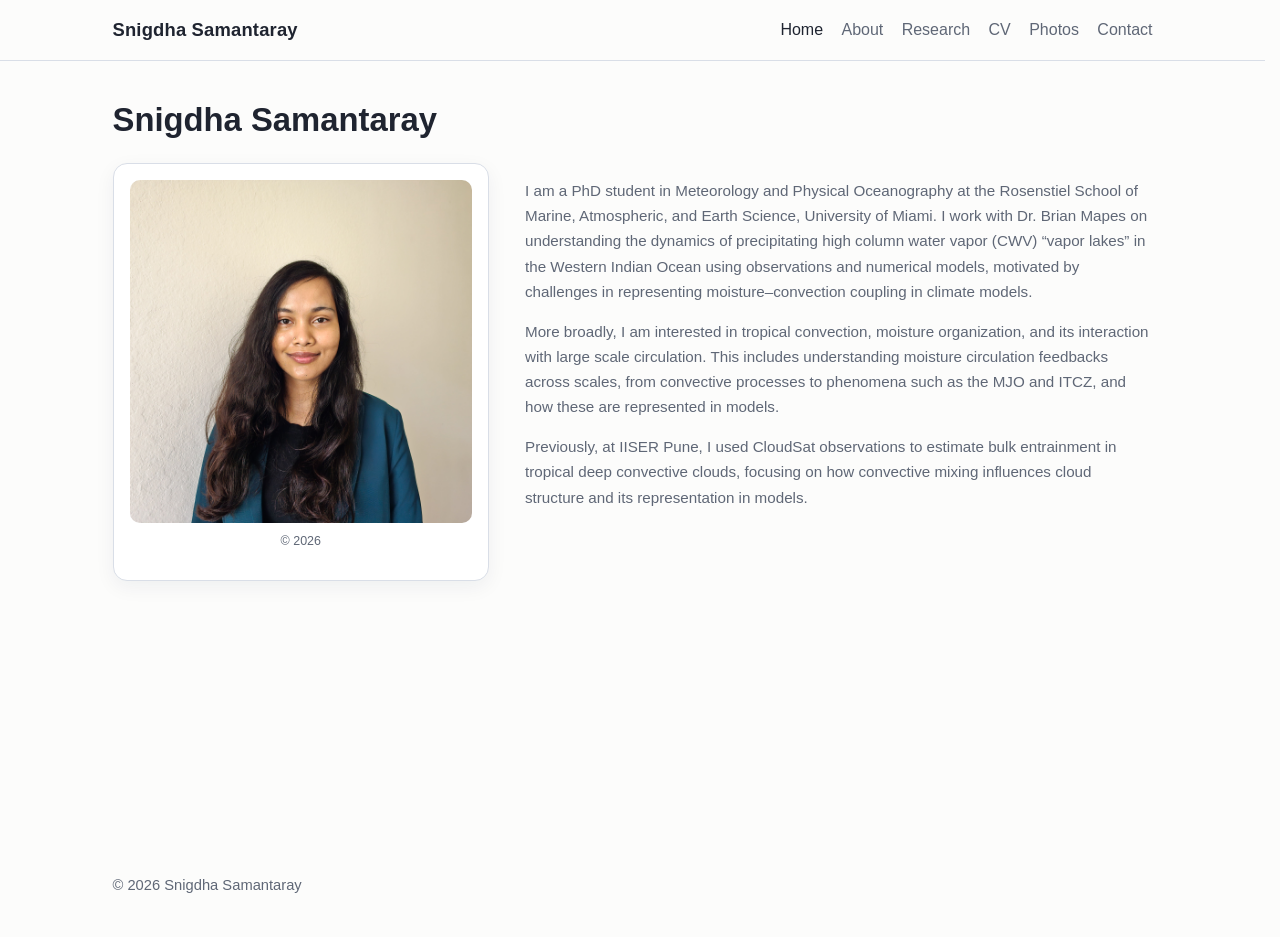
<file: index.html>
<!DOCTYPE html>
<html lang="en">
<head>
  <meta charset="UTF-8" />
  <meta name="viewport" content="width=device-width, initial-scale=1.0" />
  <title>Snigdha Samantaray | PhD Student in Meteorology and Physical Oceanography</title>
  <meta name="description" content="Snigdha Samantaray is a PhD student in Meteorology and Physical Oceanography at the University of Miami studying convection, moisture organization, and vapor lakes." />

  <link rel="preconnect" href="https://fonts.googleapis.com">
  <link rel="preconnect" href="https://fonts.gstatic.com" crossorigin>
  <link href="https://fonts.googleapis.com/css2?family=Inter:wght@300;400;500&display=swap" rel="stylesheet">
  <link rel="stylesheet" href="styles.css">
</head>
<body>
  <header class="site-header">
    <div class="container nav-wrap">
      <div class="brand-block">
        <div class="brand">Snigdha Samantaray</div> 
      </div>
      <nav class="nav-links">
        <a href="index.html" class="active">Home</a>
        <a href="about.html">About</a>
        <a href="research.html">Research</a>
        <a href="cv2026_snigdha.pdf">CV</a>
        <a href="weather-photos.html">Photos</a>
        <a href="contact.html">Contact</a>
      </nav>
    </div>
  </header>
<main>
  <section class="hero">
    <div class="container">

      <div class="intro-head">
        <div class="intro-name-block">
          <h1 class="intro-name">Snigdha Samantaray</h1>
        </div>
        <div class="intro-role-block">
        </div>
      </div>

      <div class="hero-grid">
        <div class="hero-card">
          <img src="images/headshot_snigdha.jpg" alt="Portrait of Snigdha Samantaray">
          <p class="photo-credit"> &copy; 2026</p>
        </div>

        <div>
          <p class="entry-meta">
            I am a PhD student in Meteorology and Physical Oceanography at the Rosenstiel School of Marine, Atmospheric, and Earth Science, University of Miami. I work with Dr. Brian Mapes on understanding the dynamics of precipitating high column water vapor (CWV) “vapor lakes” in the Western Indian Ocean using observations and numerical models, motivated by challenges in representing moisture–convection coupling in climate models.
          </p>

          <p class="entry-meta">
            More broadly, I am interested in tropical convection, moisture organization, and its interaction with large scale circulation. This includes understanding moisture circulation feedbacks across scales, from convective processes to phenomena such as the MJO and ITCZ, and how these are represented in models.
          </p>

          <p class="entry-meta">
            Previously, at IISER Pune, I used CloudSat observations to estimate bulk entrainment in tropical deep convective clouds, focusing on how convective mixing influences cloud structure and its representation in models.
          </p>

          <!-- <div class="hero-actions">
            <a class="btn btn-primary" href="research.html">Research</a>
            <a class="btn" href="cv2026_snigdha.pdf">CV</a>
          </div> -->
        </div>
      </div>

    </div>
  </section>
</main>

  <footer>
    <div class="container">
      &copy; 2026 Snigdha Samantaray
    </div>
  </footer>

  <script>
    document.addEventListener("DOMContentLoaded", () => {
      document.body.classList.add("loaded");

      const reveals = document.querySelectorAll(".reveal");

      const revealOnScroll = () => {
        reveals.forEach((el) => {
          const top = el.getBoundingClientRect().top;
          if (top < window.innerHeight - 70) {
            el.classList.add("active");
          }
        });
      };

      revealOnScroll();
      window.addEventListener("scroll", revealOnScroll);
    });
  </script>
</body>
</html>
</file>
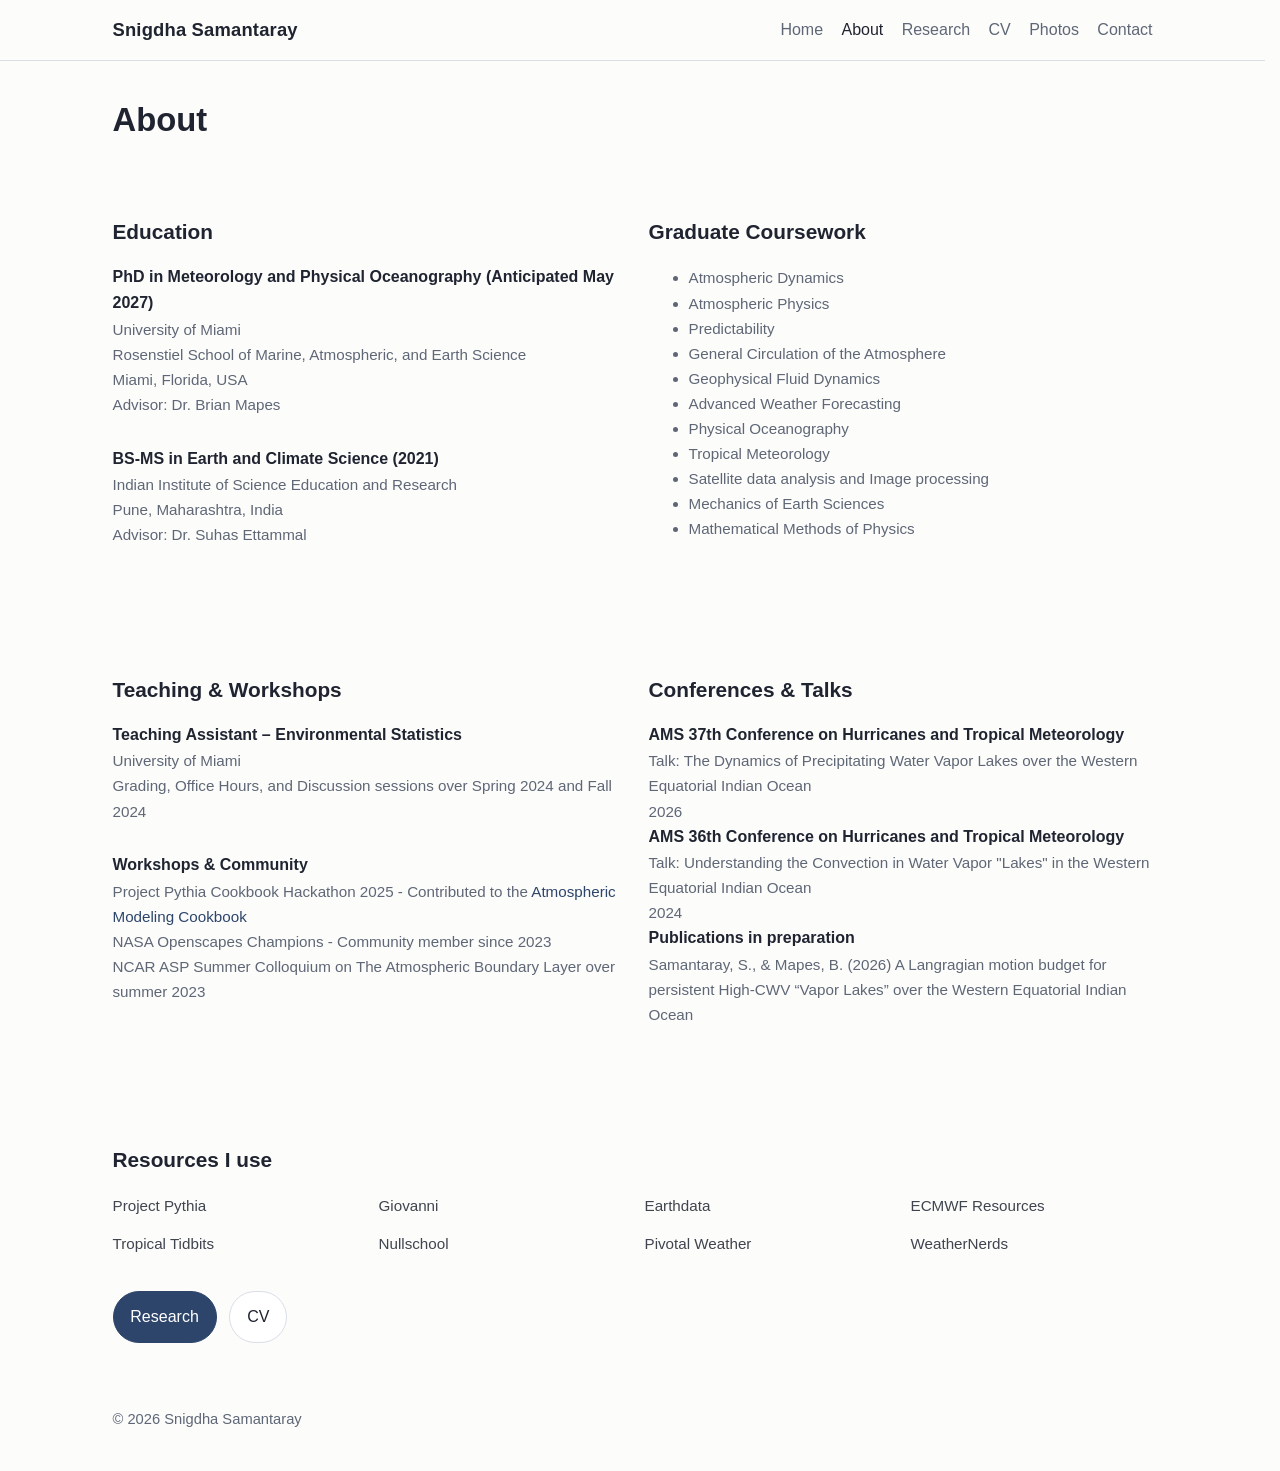
<file: about.html>
<!DOCTYPE html>
<html lang="en">
<head>
  <meta charset="UTF-8" />
  <meta name="viewport" content="width=device-width, initial-scale=1.0" />
  <title>Snigdha Samantaray | PhD Student in Atmospheric Science</title>
  <meta name="description" content="Snigdha Samantaray is a PhD student in Meteorology and Physical Oceanography at the University of Miami studying convection, moisture organization, and vapor lakes." />

  <link rel="preconnect" href="https://fonts.googleapis.com">
  <link rel="preconnect" href="https://fonts.gstatic.com" crossorigin>
  <link href="https://fonts.googleapis.com/css2?family=Inter:wght@300;400;500&display=swap" rel="stylesheet">
  <link rel="stylesheet" href="styles.css">
</head>
<body>
  <header class="site-header">
    <div class="container nav-wrap">
      <div class="brand">Snigdha Samantaray</div>
      <nav class="nav-links">
        <a href="index.html">Home</a>
        <a href="about.html" class="active">About</a>
        <a href="research.html">Research</a>
        <a href="cv2026_snigdha.pdf">CV</a>
        <a href="weather-photos.html">Photos</a>
        <a href="contact.html">Contact</a>
      </nav>
    </div>
  </header>




<main>
  <section class="hero">
    <div class="container">
      <h1>About</h1>

      <section class="two-col">

        <div>
          <h2>Education</h2>

          <div class="entry">
            <div class="entry-title">PhD in Meteorology and Physical Oceanography (Anticipated May 2027)</div>
            <div class="entry-meta">University of Miami</div>
            <div class="entry-meta">Rosenstiel School of Marine, Atmospheric, and Earth Science</div>
            <div class="entry-meta">Miami, Florida, USA</div>
            <div class="entry-meta">Advisor: Dr. Brian Mapes</div>
          </div>

          <div class="entry" style="margin-top: 1.8rem;">
            <div class="entry-title">BS-MS in Earth and Climate Science (2021)</div>
            <div class="entry-meta">Indian Institute of Science Education and Research</div>
            <div class="entry-meta">Pune, Maharashtra, India</div>
            <div class="entry-meta">Advisor: Dr. Suhas Ettammal</div>
          </div>
        </div>

        <div>
          <h2>Graduate Coursework</h2>

          <ul class="course-list">
            <li class="entry-meta">Atmospheric Dynamics</li>
            <li class="entry-meta">Atmospheric Physics</li>
            <li class="entry-meta">Predictability</li>
            <li class="entry-meta">General Circulation of the Atmosphere</li>
            <li class="entry-meta">Geophysical Fluid Dynamics</li>
            <li class="entry-meta">Advanced Weather Forecasting</li>
            <li class="entry-meta">Physical Oceanography</li>
            <li class="entry-meta">Tropical Meteorology</li>
            <li class="entry-meta">Satellite data analysis and Image processing</li>
            <li class="entry-meta">Mechanics of Earth Sciences</li>
            <li class="entry-meta">Mathematical Methods of Physics</li>
          </ul>
        </div>

      </section>  
      <section class="two-col" style="margin-top: 3rem;">

  <!-- LEFT COLUMN -->
  <div>
    <h2>Teaching & Workshops</h2>
<div class="entry-group">

  <div class="entry">
      <div class="entry-title">Teaching Assistant – Environmental Statistics</div>
      <div class="entry-meta">University of Miami</div>
      <div class="entry-meta">Grading, Office Hours, and Discussion sessions over Spring 2024 and Fall 2024</div>
  </div>

</div>

<div class="entry-group" style="margin-top: 1.8rem;">

  <div class="entry">
    <div class="entry-title">Workshops & Community</div>


    <div class="entry-meta">
        Project Pythia Cookbook Hackathon 2025 - Contributed to the 
        <a href="https://github.com/ProjectPythia/atmos-modeling-cookbook">Atmospheric Modeling Cookbook</a>
    </div>

    <div class="entry-meta">
        NASA Openscapes Champions - Community member since 2023
    </div>

    <div class="entry-meta">
        NCAR ASP Summer Colloquium on The Atmospheric Boundary Layer over summer 2023
    </div>

  </div>

</div>
  </div>

  <!-- RIGHT COLUMN -->
  <div>
    <h2>Conferences & Talks</h2>

    <div class="entry">
      <div class="entry-title">AMS 37th Conference on Hurricanes and Tropical Meteorology</div>
      <div class="entry-meta">Talk: The Dynamics of Precipitating Water Vapor Lakes over the Western Equatorial Indian Ocean</div>
      <div class="entry-meta">2026</div>
    </div>

    <div class="entry">
      <div class="entry-title">AMS 36th Conference on Hurricanes and Tropical Meteorology</div>
      <div class="entry-meta">Talk: Understanding the Convection in Water Vapor "Lakes" in the Western Equatorial Indian Ocean</div>
      <div class="entry-meta">2024</div>
    </div>

    <div class="entry">
      <div class="entry-title">Publications in preparation</div>
      <div class="entry-meta"> Samantaray, S., & Mapes, B. (2026) A Langragian motion budget for persistent High-CWV “Vapor Lakes” over the Western Equatorial Indian Ocean </div>
    </div>

  </div>

</section>
<section style="margin-top: 3rem;">
  <h2>Resources I use</h2>

  <div class="resource-grid">
    <a href="https://cookbooks.projectpythia.org/">Project Pythia</a>
    <a href="https://giovanni.gsfc.nasa.gov/">Giovanni</a>
    <a href="https://www.earthdata.nasa.gov/">Earthdata</a>
    <a href="https://www.ecmwf.int/en/publications/search">ECMWF Resources</a>

    <a href="https://www.tropicaltidbits.com/">Tropical Tidbits</a>
    <a href="https://earth.nullschool.net/">Nullschool</a>
    <a href="https://www.pivotalweather.com/">Pivotal Weather</a>
    <a href="https://www.weathernerds.org/">WeatherNerds</a>
  </div>
</section>
          <div class="hero-actions">
            <a class="btn btn-primary" href="research.html">Research</a>
            <a class="btn" href="cv2026_snigdha.pdf">CV</a>
          </div>
    </div>
  </section>
</main>
    <footer>
    <div class="container">
      &copy; 2026 Snigdha Samantaray
    </div>
  </footer>
</body>
</html>
</file>
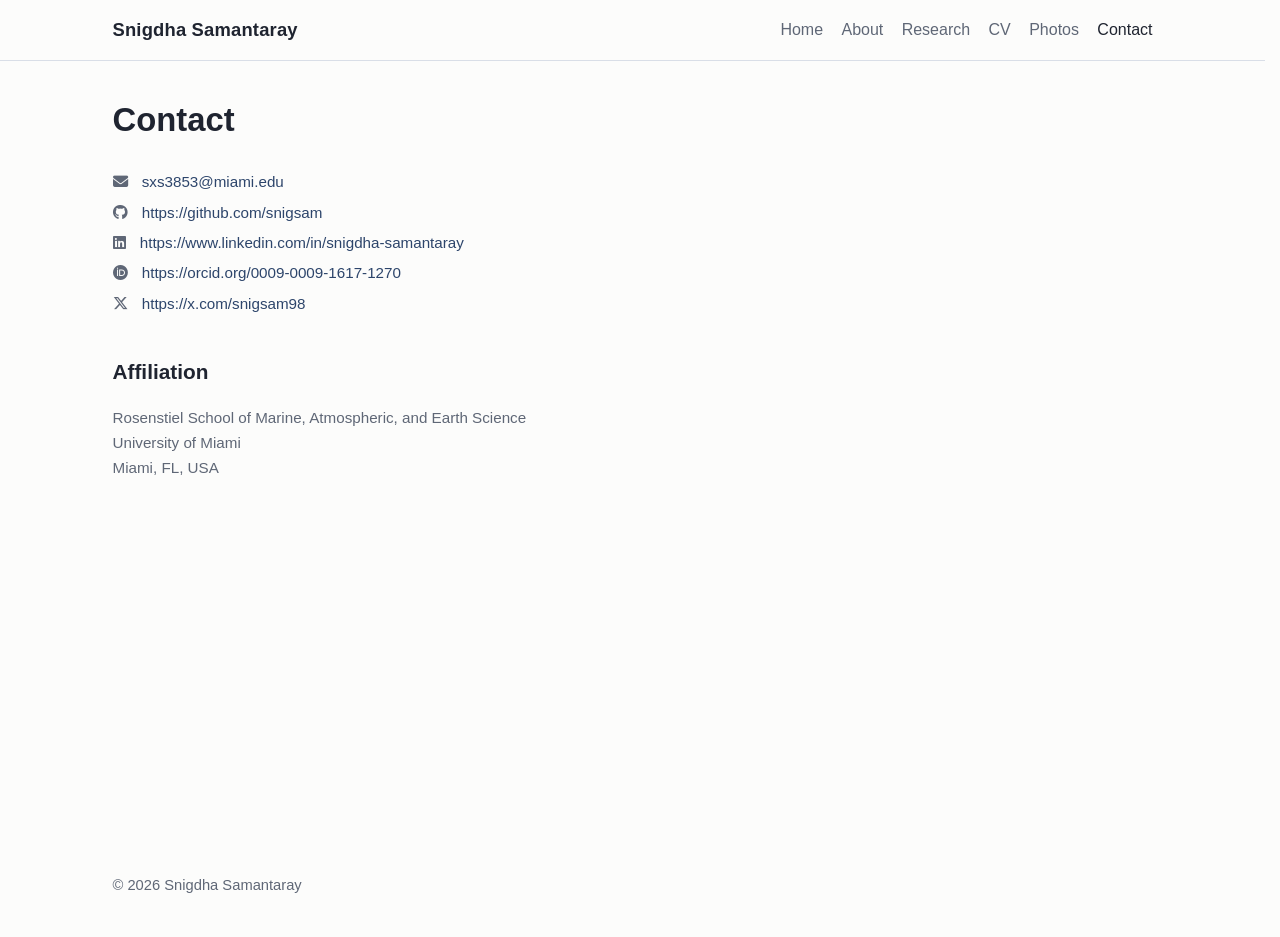
<file: contact.html>
<!DOCTYPE html>
<html lang="en">
<head>
  <meta charset="UTF-8" />
  <meta name="viewport" content="width=device-width, initial-scale=1.0" />
  <title>Snigdha Samantaray | PhD Student in Atmospheric Science</title>
  <meta name="description" content="Snigdha Samantaray is a PhD student in Meteorology and Physical Oceanography at the University of Miami studying convection, moisture organization, and vapor lakes." />

  <link rel="preconnect" href="https://fonts.googleapis.com">
  <link rel="preconnect" href="https://fonts.gstatic.com" crossorigin>
  <link href="https://fonts.googleapis.com/css2?family=Inter:wght@300;400;500&display=swap" rel="stylesheet">
  <link rel="stylesheet" href="https://cdnjs.cloudflare.com/ajax/libs/font-awesome/6.5.0/css/all.min.css">
  <link rel="stylesheet" href="styles.css">
</head>
<body>
  <header class="site-header">
    <div class="container nav-wrap">
      <div class="brand">Snigdha Samantaray</div>
      <nav class="nav-links">
        <a href="index.html">Home</a>
        <a href="about.html">About</a>
        <a href="research.html">Research</a>
        <a href="cv2026_snigdha.pdf">CV</a>
        <a href="weather-photos.html">Photos</a>
        <a href="contact.html" class="active">Contact</a>
      </nav>
    </div>
  </header>
<main>
  <section class="hero">
    <div class="container">
      
      <h1>Contact</h1>

      <p class="subtitle">
      </p>
        <ul style="list-style: none; padding: 0; margin-top: 20px; line-height: 2;">
        
        <li class="entry-meta">
            <i class="fa-solid fa-envelope" style="margin-right: 10px;"></i>
            <a href="mailto:your-email@miami.edu">sxs3853@miami.edu</a>
        </li>

        <li class="entry-meta">
            <i class="fa-brands fa-github" style="margin-right: 10px;"></i>
            <a href="https://github.com/snigsam" target="_blank">
            https://github.com/snigsam
            </a>
        </li>

        <li class="entry-meta">
            <i class="fa-brands fa-linkedin" style="margin-right: 10px;"></i>
            <a href="https://www.linkedin.com/in/snigdha-samantaray" target="_blank">
            https://www.linkedin.com/in/snigdha-samantaray
            </a>
        </li>

        <li class="entry-meta">
            <i class="fa-brands fa-orcid" style="margin-right: 10px;"></i>
            <a href="https://orcid.org/0009-0009-1617-1270" target="_blank">
            https://orcid.org/0009-0009-1617-1270
            </a>
        </li>

        <li class="entry-meta">
            <i class="fa-brands fa-x-twitter" style="margin-right: 10px;"></i>
            <a href="https://x.com/snigsam98" target="_blank">
            https://x.com/snigsam98
            </a>
        </li>

        </ul>

      <div style="margin-top: 30px;">
        <h2>Affiliation</h2>
        
        <p class="entry-meta">
          Rosenstiel School of Marine, Atmospheric, and Earth Science <br>
          University of Miami <br>
          Miami, FL, USA
        </p>
      </div>

    </div>
  </section>
</main>
<footer>
<div class="container">
    &copy; 2026 Snigdha Samantaray
</div>
</footer>
<script>
  lucide.createIcons();
</script>
</body>
</html>
</file>
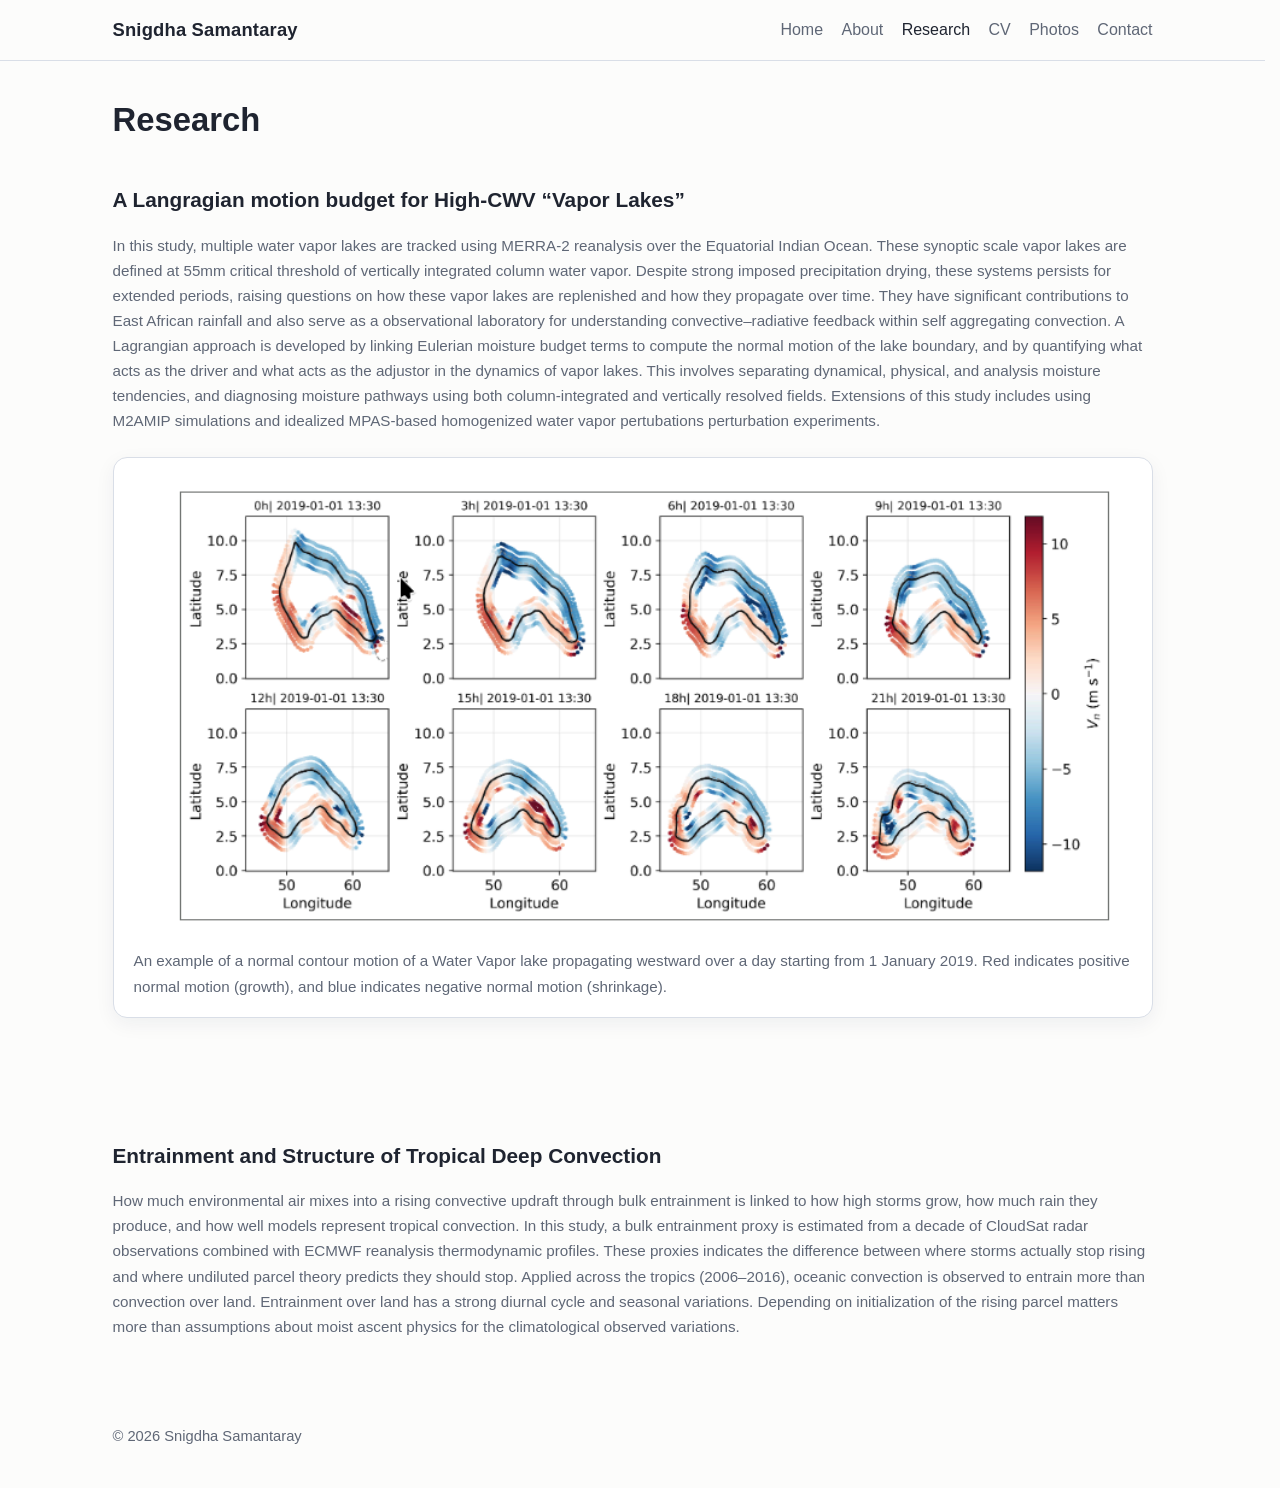
<file: research.html>
<!DOCTYPE html>
<html lang="en">
<head>
  <meta charset="UTF-8" />
  <meta name="viewport" content="width=device-width, initial-scale=1.0" />
  <title>Snigdha Samantaray | PhD Student in Atmospheric Science</title>
  <meta name="description" content="Snigdha Samantaray is a PhD student in Meteorology and Physical Oceanography at the University of Miami studying convection, moisture organization, and vapor lakes." />

  <link rel="preconnect" href="https://fonts.googleapis.com">
  <link rel="preconnect" href="https://fonts.gstatic.com" crossorigin>
  <link href="https://fonts.googleapis.com/css2?family=Inter:wght@300;400;500&display=swap" rel="stylesheet">
  <link rel="stylesheet" href="styles.css">
</head>
<body>
  <header class="site-header">
    <div class="container nav-wrap">
      <div class="brand">Snigdha Samantaray</div>
      <nav class="nav-links">
        <a href="index.html">Home</a>
        <a href="about.html">About</a>
        <a href="research.html" class="active">Research</a>
        <a href="cv2026_snigdha.pdf">CV</a>
        <a href="weather-photos.html">Photos</a>
        <a href="contact.html">Contact</a>
      </nav>
    </div>
  </header>
  <main>
  <div class="container">

    <!-- CURRENT WORK -->
    <section class="hero">
      <h1>Research</h1>

      <div class="about-section">
        <h2>A Langragian motion budget for High-CWV “Vapor Lakes” </h2>

        <p class="entry-meta">
          In this study, multiple water vapor lakes are tracked using MERRA-2 reanalysis over the Equatorial Indian Ocean. These synoptic scale vapor lakes are defined at 55mm critical threshold of vertically integrated column water vapor. Despite strong imposed precipitation drying, these systems persists for extended periods, raising questions on how these vapor lakes are replenished and how they propagate over time. They have significant contributions to East African rainfall and also serve as a observational laboratory for understanding convective–radiative feedback within self aggregating convection. A Lagrangian approach is developed by linking Eulerian moisture budget terms to compute the normal motion of the lake boundary, and by quantifying what acts as the driver and what acts as the adjustor in the dynamics of vapor lakes. This involves separating dynamical, physical, and analysis moisture tendencies, and diagnosing moisture pathways using both column-integrated and vertically resolved fields. Extensions of this study includes using M2AMIP simulations and idealized MPAS-based homogenized water vapor pertubations perturbation experiments.
        </p>

        <!-- FIGURE -->
        <div class="card" style="margin-top:1.5rem;">
          <img src="images/vapor_lake_example.png" alt="Vapor lake structure" />
          <p class="entry-meta">
            An example of a normal contour motion of a Water Vapor lake propagating westward over a day starting from 1 January 2019. Red indicates positive normal motion (growth), and blue indicates negative normal motion (shrinkage).
          </p>
        </div>
      </div>
    </section>

    <!-- PREVIOUS WORK -->
    <section>
      <div class="about-section">
        <h2>Entrainment and Structure of Tropical Deep Convection</h2>

        <p class="entry-meta">
         How much environmental air mixes into a rising convective updraft through bulk entrainment is linked to how high storms grow, how much rain they produce, and how well models represent tropical convection. In this study, a bulk entrainment proxy is estimated from a decade of CloudSat radar observations combined with  ECMWF reanalysis thermodynamic profiles. These proxies indicates the difference between where storms actually stop rising and where undiluted parcel theory predicts they should stop. Applied across the tropics (2006–2016), oceanic convection is observed to entrain more than convection over land. Entrainment over land has a strong diurnal cycle and seasonal variations. Depending on initialization of the rising parcel matters more than assumptions about moist ascent physics for the climatological observed variations. 
        </p>

      </div>
    </section>

  </div>
</main>
<footer>
<div class="container">
    &copy; 2026 Snigdha Samantaray
</div>
</footer>
</body>
</html>
</file>
<file: styles.css>
:root {
  --bg: #fcfcfb;
  --surface: #ffffff;
  --text: #1f2430;
  --muted: #5f6776;
  --line: #d9dee7;
  --accent: #2d456b;
  --accent-soft: #eef2f7;
  --shadow: 0 6px 20px rgba(20, 30, 60, 0.06);
  --radius: 14px;
  --maxw: 1040px;
  --font-body: Helvetica, Arial, sans-serif;
  --font-heading: "Barlow", Helvetica, Arial, sans-serif;
}
html {
  scroll-behavior: smooth;
  scrollbar-gutter: stable;
}
* {
  box-sizing: border-box;
}

body {
  margin: 0;
  background: var(--bg);
  color: var(--text);
  font-family: var(--font-body);
  font-size: 16px;
  line-height: 1.65;
}

h1, h2, h3,
.brand,
.nav-links a,
.btn,
.page-role {
  font-family: var(--font-heading);
}
a {
  color: var(--accent);
  text-decoration: none;
}

a:hover {
  text-decoration: underline;
}

img {
  max-width: 100%;
  display: block;
}

.container {
  width: min(var(--maxw), calc(100% - 2rem));
  margin: 0 auto;
}

.site-header {
  position: sticky;
  top: 0;
  z-index: 1000;
  background: rgba(252, 252, 251, 0.96);
  border-bottom: 1px solid var(--line);
  backdrop-filter: blur(6px);
}

.nav-wrap {
  display: flex;
  justify-content: space-between;
  align-items: center;
  min-height: 60px;
  gap: 1rem;
}

.brand-block {
  display: flex;
  flex-direction: column;
  line-height: 1.15;
}

.brand {
  font-size: 1.15rem;
  font-weight: 600;
  color: var(--text);
  letter-spacing: 0.01em;
}

.brand-subtitle {
  font-family: Helvetica, Arial, sans-serif;
  font-size: 0.82rem;
  color: var(--muted);
  margin-top: 0.15rem;
}
.page-role {
  margin: -0.35rem 0 1rem 0;
  font-size: 0.98rem;
  font-weight: 500;
  color: var(--muted);
}
.nav-links {
  display: flex;
  gap: 1.15rem;
  flex-wrap: wrap;
  align-items: center;
}

.nav-links a {
  font-size: 1rem;
  font-weight: 500;
  color: var(--muted);
  padding: 0.15rem 0;
}

.nav-links a:hover,
.nav-links a.active {
  color: var(--text);
  text-decoration: none;
}

main {
  min-height: calc(100vh - 120px);
}

.hero {
  padding: 2rem 0 2rem;
}


.hero h1 {
  margin-top: 0;
}

h1, h2, h3 {
  font-family: "Barlow", Helvetica, Arial, sans-serif;
  color: var(--text);
  margin-top: 0;
}

h1 {
  font-size: 2.05rem;
  font-weight: 600;
  margin-bottom: 1rem;
}

h2 {
  font-size: 1.3rem;
  font-weight: 600;
  margin: 2.25rem 0 0.9rem;
}

h3 {
  font-size: 1.05rem;
  font-weight: 600;
  margin-bottom: 0.45rem;
}

.subtitle {
  color: var(--muted);
  max-width: 65ch;
  margin-top: 0;
  margin-bottom: 1rem;
}

.hero-actions {
  display: flex;
  gap: 0.8rem;
  flex-wrap: wrap;
  margin-top: 1.2rem;
}

.btn {
  display: inline-flex;
  align-items: center;
  justify-content: center;
  padding: 0.72rem 1.05rem;
  border-radius: 999px;
  border: 1px solid var(--line);
  background: var(--surface);
  color: var(--text);
  font-weight: 500;
  transition: background 0.2s ease, border-color 0.2s ease;
}

.btn:hover {
  text-decoration: none;
  background: var(--accent-soft);
}

.btn-primary {
  background: var(--accent);
  border-color: var(--accent);
  color: #ffffff;
}

.btn-primary:hover {
  background: #243a5a;
}

.hero-card,
.card {
  background: var(--surface);
  border: 1px solid var(--line);
  border-radius: var(--radius);
  box-shadow: var(--shadow);
}

.hero-card {
  padding: 1rem;
}


.hero-note,
.photo-credit,
.entry-meta {
  color: var(--muted);
  font-size: 0.95rem;
}

.hero-note {
  margin-top: 0.75rem;
}

.photo-credit {
  margin-top: 0.55rem;
  text-align: center;
  font-size: 0.78rem;
  color: var(--muted);
}

.hero-grid {
  display: grid;
  grid-template-columns: 0.75fr 1.25fr;
  gap: 2.25rem;
  align-items: start;
}


.hero-card img {
  width: 100%;
  height: auto;
  border-radius: 10px;
  object-fit: cover;
}

section {
  padding: 1rem 0;
}

.section-title {
  margin-bottom: 0.45rem;
}

.section-intro {
  color: var(--muted);
  max-width: 800px;
  margin-bottom: 1.3rem;
}

.grid-2 {
  display: grid;
  grid-template-columns: 1fr 1fr;
  gap: 1.25rem;
}

.card {
  padding: 1.15rem 1.25rem;
}

.card p {
  margin: 0;
  color: var(--muted);
}
.card img {
  display: block;
  width: 100%;
  background: white;
  border: none;
}

.about-section {
  margin-bottom: 2.3rem;
}

.about-list {
  list-style: none;
  padding: 0;
  margin: 0;
}
.resource-grid {
  display: grid;
  grid-template-columns: repeat(4, 1fr);
  gap: 0.8rem 1.5rem;
  margin-top: 1rem;
}

.resource-grid a {
  font-size: 0.95rem;
  text-decoration: none;
  color: inherit;
  opacity: 0.85;
}

.resource-grid a:hover {
  text-decoration: underline;
  opacity: 1;
}
.about-list li {
  margin-bottom: 1.1rem;
}

.entry-title {
  font-weight: 600;
}

.entry-note {
  margin-top: 0.3rem;
  color: #3b404a;
}

.inline-list {
  margin: 0;
  padding-left: 1.15rem;
}

.inline-list li {
  margin-bottom: 0.35rem;
}

.two-col {
  display: grid;
  grid-template-columns: 1fr 1fr;
  gap: 2rem;
}

.contact-list {
  list-style: none;
  padding: 0;
  margin: 1.2rem 0 0 0;
}

.contact-list li {
  margin-bottom: 0.75rem;
}

.slideshow-container {
  position: relative;
  max-width: 980px;
  margin: 2rem auto 0 auto;
}

.slide {
  display: none;
  text-align: center;
}

.slide img {
  width: 100%;
  max-height: 72vh;
  object-fit: contain;
  border-radius: 10px;
  background: var(--bg);
}

.prev,
.next {
  cursor: pointer;
  position: absolute;
  top: 50%;
  transform: translateY(-50%);
  padding: 12px 15px;
  color: var(--text);
  font-size: 24px;
  background: rgba(255, 255, 255, 0.9);
  border-radius: 6px;
  user-select: none;
}

.prev {
  left: 12px;
}

.next {
  right: 12px;
}

.prev:hover,
.next:hover {
  text-decoration: none;
  background: #ffffff;
}

footer {
  padding: 2rem 0 2.5rem;
  color: var(--muted);
  font-size: 0.92rem;
}
.media-card {
  background: var(--surface);
  border: 1px solid var(--line);
  border-radius: var(--radius);
  box-shadow: var(--shadow);
  padding: 0.9rem;
}
@media (max-width: 900px) {
  .hero-grid,
  .intro-head,
  .grid-2,
  .two-col {
    grid-template-columns: 1fr;
  }

  .hero {
    padding-top: 3.5rem;
  }

  .nav-wrap {
    flex-direction: column;
    align-items: flex-start;
    padding: 1rem 0;
  }

  .nav-links {
    gap: 0.85rem;
  }
  .intro-role-block {
    justify-content: flex-start;
  }

  .intro-role {
    text-align: left;
  }

  .intro-name {
    font-size: 2.1rem;
  }
}

@media (max-width: 700px) {
  .slide img {
    max-height: 60vh;
  }

  .prev,
  .next {
    font-size: 20px;
    padding: 10px 12px;
  }
}

@media (max-width: 560px) {
  h1 {
    font-size: 1.8rem;
  }

  .btn {
    width: 100%;
  }

  .hero-actions {
    flex-direction: column;
  }
  .intro-name {
    font-size: 1.8rem;
  }

  .intro-role {
    font-size: 0.95rem;
  }
}
</file>
